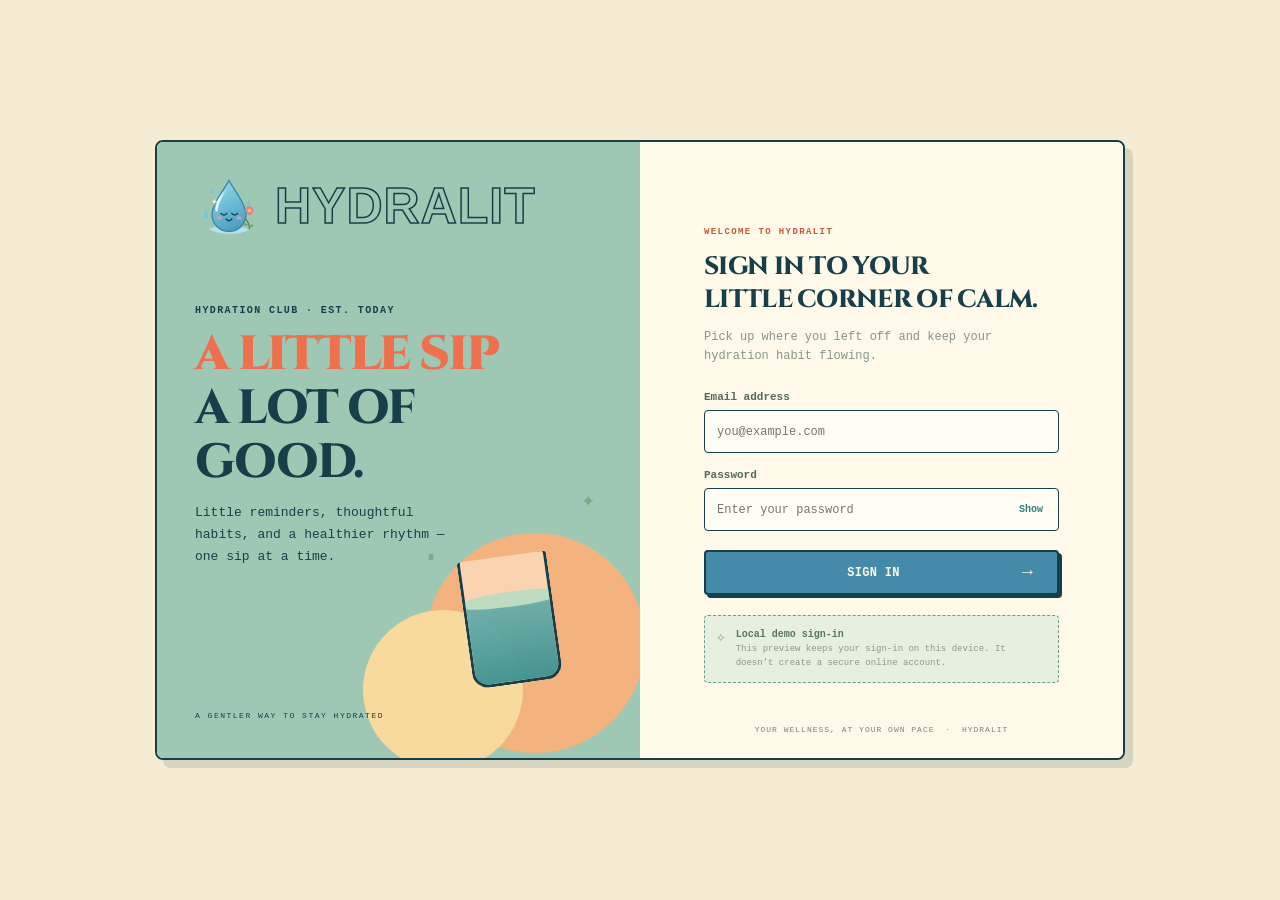
<file: login.html>
<!doctype html>
<html lang="en">
<head>
  <meta charset="utf-8">
  <meta name="viewport" content="width=device-width, initial-scale=1">
  <meta name="theme-color" content="#f5f8f4">
  <title>Sign in — Hydralit</title>
  <link rel="preconnect" href="https://fonts.googleapis.com">
  <link rel="preconnect" href="https://fonts.gstatic.com" crossorigin>
  <link href="https://fonts.googleapis.com/css2?family=Cinzel:wght@600;700;800;900&display=swap" rel="stylesheet">
  <link href="https://fonts.googleapis.com/css2?family=DM+Sans:wght@400;500;600;700&family=Manrope:wght@400;500;600;700;800&display=swap" rel="stylesheet">
  <link rel="stylesheet" href="style.css">
</head>
<body class="login-page">
  <main class="login-shell">
    <section class="login-art" aria-label="Hydralit welcome">
      <a class="brand login-brand" href="login.html"><img class="brand-mark" src="assets/hydralit-mascot.svg" alt=""><span>Hydralit</span></a>
      <div class="art-copy"><p class="eyebrow">HYDRATION CLUB · EST. TODAY</p><h1><em>A LITTLE SIP</em><br>A LOT OF GOOD.</h1><p>Little reminders, thoughtful habits, and a healthier rhythm — one sip at a time.</p></div>
      <div class="water-art" aria-hidden="true"><div class="water-orb orb-one"></div><div class="water-orb orb-two"></div><div class="water-glass"><div class="water-fill"></div></div><span class="drop drop-one">✦</span><span class="drop drop-two">·</span></div>
      <p class="art-footer">A GENTLER WAY TO STAY HYDRATED</p>
    </section>
    <section class="login-content">
      <div class="login-form-wrap">
        <p class="form-kicker">WELCOME TO HYDRALIT</p>
        <h2>Sign in to your<br>little corner of calm.</h2>
        <p class="form-intro">Pick up where you left off and keep your hydration habit flowing.</p>
        <form id="login-form">
          <label for="email">Email address</label>
          <input id="email" name="email" type="email" placeholder="you@example.com" autocomplete="email" required>
          <label for="password">Password</label>
          <div class="password-wrap"><input id="password" name="password" type="password" placeholder="Enter your password" autocomplete="current-password" required minlength="4"><button id="toggle-password" class="show-password" type="button" aria-label="Show password">Show</button></div>
          <button class="button button-primary sign-in-button" type="submit">Sign in <span aria-hidden="true">→</span></button>
          <p id="login-error" class="login-error" role="alert"></p>
        </form>
        <div class="demo-note"><span aria-hidden="true">✧</span><p><strong>Local demo sign-in</strong><br>This preview keeps your sign-in on this device. It doesn’t create a secure online account.</p></div>
      </div>
      <p class="login-bottom">YOUR WELLNESS, AT YOUR OWN PACE <span>·</span> HYDRALIT</p>
    </section>
  </main>
  <script src="login.js"></script>
</body>
</html>
</file>
<file: style.css>
:root{--ink:#203a33;--muted:#788b84;--green:#236f58;--green2:#3e9c78;--mint:#eaf4eb;--line:#e9efea;--paper:#fff;--bg:#f5f8f4;--peach:#fae8d7}*{box-sizing:border-box}body{margin:0;background:var(--bg);color:var(--ink);font-family:"DM Sans",sans-serif;min-height:100vh}.shell{max-width:1030px;margin:auto;padding:28px 34px 30px}.topbar{display:flex;align-items:center;justify-content:space-between}.brand{display:flex;align-items:center;gap:9px;text-decoration:none;color:var(--ink);font-family:Manrope,sans-serif;font-size:20px;font-weight:800;letter-spacing:-.7px}.brand-mark{width:31px;height:31px;display:grid;place-items:center;border-radius:11px;background:var(--green);color:#fff;font-size:23px;line-height:1;transform:rotate(-15deg)}.today{font-size:12px;color:#698078;display:flex;align-items:center;gap:8px}.live-dot{width:7px;height:7px;border-radius:50%;background:#78b68f}.intro{padding:48px 0 29px}.eyebrow,.label{font-size:10px;font-weight:700;letter-spacing:1.5px;color:#769086;margin:0}.intro h1{font-family:Manrope,sans-serif;font-weight:700;font-size:clamp(34px,5vw,48px);letter-spacing:-2px;line-height:1.13;margin:12px 0 10px}.intro h1 em{font-style:normal;color:#58a27d}.subhead{font-size:14px;color:#788982;margin:0}.dashboard{display:grid;grid-template-columns:1.3fr .9fr;gap:20px}.card{background:var(--paper);border:1px solid #edf1ec;border-radius:18px;box-shadow:0 8px 28px #26463508}.progress-card{padding:25px 27px 18px}.card-head{display:flex;justify-content:space-between;align-items:flex-start}.label{font-size:9px;letter-spacing:1.3px}.card h2{font-family:Manrope,sans-serif;font-size:22px;letter-spacing:-.6px;margin:8px 0 0;font-weight:700}.muted{font-size:15px;font-family:"DM Sans",sans-serif;font-weight:400;color:#899891;letter-spacing:0}.sun-icon{width:36px;height:36px;background:#fff4df;color:#db9d40;border-radius:50%;display:grid;place-items:center;font-size:22px}.progress-track{height:8px;background:#edf3ed;border-radius:99px;margin-top:22px;overflow:hidden}.progress-track>div{height:100%;width:0;background:linear-gradient(90deg,#55ab82,#86c28d);border-radius:inherit;transition:width .45s ease}.progress-meta{display:flex;justify-content:space-between;margin-top:9px;font-size:11px;color:#8a9a93}.progress-meta span:last-child{font-weight:700;color:#5e8b72}.glass-row{display:grid;grid-template-columns:repeat(8,1fr);gap:9px;margin:23px 0 21px}.glass{aspect-ratio:1;min-height:41px;border-radius:12px;background:#f4f7f3;border:1px solid #edf1ec;display:grid;place-items:center;color:#c7d4cb;font-size:20px;transition:all .25s}.glass.filled{background:#e8f4ec;border-color:#d8ecdf;color:#51a17c}.glass svg{width:22px;height:25px}.quick-actions{display:flex;align-items:center;gap:12px}.button{height:42px;border:0;border-radius:11px;font:600 13px "DM Sans",sans-serif;cursor:pointer;transition:transform .15s,background .15s}.button:active{transform:scale(.97)}.button-primary{background:var(--green);color:white;padding:0 19px;box-shadow:0 4px 10px #236f5824}.button-primary:hover{background:#185d48}.button-primary span{font-size:17px;vertical-align:-1px;margin-right:5px}.button-quiet{background:transparent;color:#809088;padding:0 9px}.button-quiet:disabled{opacity:.4;cursor:default}.glass-note{font-size:10px;color:#98a69f;margin:15px 0 0}.glass-note span{margin:0 5px;color:#c3cec6}.side-column{display:flex;flex-direction:column;gap:15px}.reminder-card{padding:22px 23px 18px}.reminder-card h2{font-size:19px}.bell-icon{width:35px;height:35px;border-radius:11px;background:#edf6ef;color:#66a77e;display:grid;place-items:center;font-size:21px}.card-copy{font-size:12px;line-height:1.55;color:#819087;margin:11px 0 18px;max-width:290px}.switch-row{display:flex;align-items:center;justify-content:space-between;padding:13px 0;border-top:1px solid var(--line);border-bottom:1px solid var(--line);cursor:pointer}.switch-row strong,.switch-row small{display:block}.switch-row strong{font-size:12px;font-weight:600}.switch-row small{font-size:10px;color:#96a39c;margin-top:4px}.switch-row input{position:absolute;opacity:0;width:1px;height:1px}.switch{width:37px;height:21px;border-radius:99px;background:#dce5dd;position:relative;transition:background .2s}.switch:after{content:"";position:absolute;width:15px;height:15px;left:3px;top:3px;border-radius:50%;background:white;box-shadow:0 1px 3px #0002;transition:transform .2s}.switch-row input:checked+.switch{background:#55a77d}.switch-row input:checked+.switch:after{transform:translateX(16px)}.switch-row input:focus-visible+.switch{outline:3px solid #b9ddc6}.select-row{display:flex;align-items:center;justify-content:space-between;padding:14px 0 12px;font-size:11px;color:#64756c}.select-row select{appearance:none;border:1px solid #e8eee8;background:#fafcf9 url("data:image/svg+xml,%3Csvg xmlns='http://www.w3.org/2000/svg' width='10' height='6' viewBox='0 0 10 6'%3E%3Cpath d='m1 1 4 4 4-4' fill='none' stroke='%23798e83' stroke-width='1.5'/%3E%3C/svg%3E") no-repeat right 10px center;border-radius:8px;padding:8px 27px 8px 10px;color:#486458;font:500 10px "DM Sans",sans-serif;cursor:pointer}.time-note{border-radius:9px;background:#f5f8f4;padding:10px 11px;display:flex;align-items:center;gap:8px;color:#89988f;font-size:10px}.clock-icon{font-size:16px;color:#7fa68a}.quote-card{min-height:117px;border-radius:16px;background:var(--peach);position:relative;overflow:hidden;padding:17px 21px}.sparkle{color:#c68c52;font-size:16px}.quote-card p{font-family:Manrope,sans-serif;font-size:13px;line-height:1.5;font-weight:600;color:#73563c;max-width:245px;margin:7px 0 8px}.quote-by{font-size:8px;font-weight:700;letter-spacing:1.2px;color:#b08358}.quote-wave{position:absolute;right:15px;bottom:5px;color:#e5c49e;font-size:45px;transform:rotate(-9deg)}footer{text-align:center;font-size:9px;letter-spacing:1.2px;color:#a0ada5;padding-top:28px}footer span{padding:0 6px;color:#75a282}.toast{position:fixed;bottom:22px;left:50%;transform:translate(-50%,16px);opacity:0;pointer-events:none;background:#203a33;color:white;border-radius:10px;padding:11px 17px;font-size:12px;box-shadow:0 8px 25px #1c312838;transition:all .25s;white-space:nowrap}.toast.show{opacity:1;transform:translate(-50%,0)}@media(max-width:700px){.shell{padding:21px 18px 24px}.intro{padding:41px 0 24px}.dashboard{grid-template-columns:1fr;gap:14px}.progress-card{padding:22px 20px 17px}.side-column{gap:13px}.glass-row{gap:6px}.glass{min-height:35px;border-radius:10px}.reminder-card{padding:20px}.quote-card{min-height:108px}.today{font-size:11px}}@media(max-width:390px){.glass-row{gap:4px}.glass{min-height:31px}}
.goal-picker{display:flex;align-items:center;gap:7px;font-size:10px;color:#819087}.goal-picker select{border:1px solid #e8eee8;background:#fafcf9;border-radius:8px;padding:7px 9px;color:#486458;font:500 10px Arial,sans-serif;cursor:pointer}
.login-page{min-height:100vh;display:grid;place-items:center;padding:28px}.login-shell{width:min(100%,970px);min-height:620px;background:#fff;border:1px solid #edf1ec;border-radius:22px;box-shadow:0 20px 70px #284a3512;display:grid;grid-template-columns:1fr 1fr;overflow:hidden}.login-art{background:#edf5ed;position:relative;padding:30px 38px;display:flex;flex-direction:column;overflow:hidden}.login-brand{position:relative;z-index:2}.art-copy{position:relative;z-index:2;margin-top:65px;max-width:330px}.art-copy h1{font:700 48px/1.12 Manrope,sans-serif;letter-spacing:-2px;margin:12px 0;color:#244337}.art-copy h1 em{color:#57a17a;font-style:normal}.art-copy>p:last-child{font-size:13px;line-height:1.7;color:#71867a;max-width:275px}.art-footer{font-size:8px;letter-spacing:1.5px;color:#80998a;margin-top:auto;position:relative;z-index:2}.water-art{position:absolute;right:-5px;bottom:70px;width:300px;height:240px}.water-orb{position:absolute;border-radius:50%;background:#dbece0}.orb-one{width:220px;height:220px;right:0;bottom:-65px}.orb-two{width:160px;height:160px;right:122px;bottom:-82px;background:#e3f0e5}.water-glass{position:absolute;width:90px;height:128px;right:90px;bottom:4px;border:3px solid #75a88a;border-top:0;border-radius:5px 5px 23px 23px;transform:rotate(-8deg);overflow:hidden;background:#ffffff70}.water-fill{position:absolute;inset:43px 0 0;background:linear-gradient(#a9d5ba,#78bb95);opacity:.9}.water-fill:before{content:"";position:absolute;top:-7px;left:-8px;width:110px;height:15px;background:#b6ddc3;border-radius:50%}.drop{position:absolute;color:#78ad88}.drop-one{right:50px;top:38px;font-size:23px}.drop-two{right:202px;top:87px;font-size:40px}.login-content{padding:65px 52px 24px;display:flex;flex-direction:column}.login-form-wrap{width:100%;max-width:355px;margin:auto}.form-kicker{font-size:9px;letter-spacing:1.6px;font-weight:700;color:#79a087;margin:0 0 13px}.login-form-wrap h2{font:700 28px/1.25 Manrope,sans-serif;letter-spacing:-.9px;color:#263d33;margin:0}.form-intro{font-size:12px;line-height:1.6;color:#87958d;margin:12px 0 25px}.login-form-wrap form>label{display:block;font-size:11px;font-weight:600;color:#52695c;margin:0 0 7px}.login-form-wrap form>input,.password-wrap input{width:100%;height:43px;border:1px solid #e3ebe4;border-radius:9px;background:#fbfcfa;padding:0 12px;font:12px "DM Sans",sans-serif;color:#293e34;outline:none}.login-form-wrap form>input:focus,.password-wrap input:focus{border-color:#78b58c;box-shadow:0 0 0 3px #e9f4eb}.login-form-wrap form>input{margin-bottom:16px}.password-wrap{position:relative;margin-bottom:19px}.password-wrap input{padding-right:54px}.show-password{position:absolute;right:10px;top:0;height:43px;border:0;background:none;color:#73917d;font:600 10px "DM Sans",sans-serif;cursor:pointer}.sign-in-button{width:100%;height:45px;font-size:12px}.sign-in-button span{float:right;font-size:18px;line-height:12px}.demo-note{display:flex;gap:10px;background:#f4f8f3;border-radius:10px;padding:11px;margin-top:20px;color:#7fa286}.demo-note>span{font-size:16px}.demo-note p{font-size:9px;line-height:1.55;color:#89988d;margin:0}.demo-note strong{font-size:10px;color:#587663}.login-error{min-height:0;color:#b65748;font-size:10px;margin:0}.login-bottom{text-align:center;font-size:8px;letter-spacing:1.1px;color:#a0ada5;margin:22px 0 0}.login-bottom span{padding:0 5px;color:#79a087}.sign-out{border:0;background:none;color:#71907c;font:500 10px "DM Sans",sans-serif;cursor:pointer;padding:4px 0 4px 8px}.sign-out:hover{color:#236f58}@media(max-width:720px){.login-page{padding:14px}.login-shell{grid-template-columns:1fr;max-width:470px;min-height:0}.login-art{min-height:235px;padding:22px 25px}.art-copy{margin-top:25px}.art-copy h1{font-size:34px}.art-copy>p:last-child{max-width:230px;font-size:11px}.water-art{transform:scale(.62);transform-origin:bottom right;right:-3px;bottom:34px}.art-footer{display:none}.login-content{padding:34px 26px 18px}.login-form-wrap{margin:0 auto}.login-bottom{margin-top:25px}}
.setup-page{min-height:100vh;padding:27px 30px;background:radial-gradient(ellipse at 50% 35%,#edf5ed 0,#f5f8f4 58%)}.setup-shell{max-width:900px;margin:0 auto}.setup-header{display:flex;align-items:center;justify-content:space-between}.setup-card{width:min(100%,480px);margin:54px auto 0;background:#fff;border:1px solid #edf1ec;border-radius:20px;box-shadow:0 15px 50px #2646350b;padding:29px 42px 23px}.setup-progress{display:flex;gap:7px;margin-bottom:26px}.setup-progress span{height:4px;flex:1;background:#edf1ec;border-radius:10px}.setup-progress span.current,.setup-progress span.done{background:#6aae83}.setup-card .form-kicker{font-size:9px;letter-spacing:1.3px}.setup-step[hidden]{display:none}.setup-icon{width:40px;height:40px;display:grid;place-items:center;border-radius:13px;background:#fff4df;color:#d69b45;font-size:21px;margin:19px 0 15px}.goal-icon{background:#edf6ef;color:#67a77d}.setup-step h1{font:700 29px/1.22 Manrope,sans-serif;letter-spacing:-.9px;color:#263d33;margin:0}.step-description{font-size:12px;line-height:1.6;color:#87958d;margin:12px 0 24px;max-width:350px}.setup-step>label{display:block;font-size:11px;font-weight:600;color:#52695c;margin-bottom:7px}.setup-step>input,.goal-input-wrap input{width:100%;height:45px;border:1px solid #e3ebe4;border-radius:9px;background:#fbfcfa;padding:0 12px;font:13px "DM Sans",sans-serif;color:#293e34;outline:none}.setup-step>input:focus,.goal-input-wrap input:focus{border-color:#78b58c;box-shadow:0 0 0 3px #e9f4eb}.setup-button{width:100%;height:45px;margin-top:18px;font-size:12px}.setup-button span{float:right;font-size:18px;line-height:12px}.goal-input-wrap{display:flex;align-items:center;gap:11px}.goal-input-wrap input{width:105px;font-size:16px;font-weight:600;text-align:center}.goal-input-wrap>span{font-size:11px;color:#819087}.goal-hint{font-size:10px;color:#9aa79f;margin:8px 0 0}.back-button{display:block;border:0;background:transparent;color:#789181;font:500 11px "DM Sans",sans-serif;margin:14px auto 0;cursor:pointer}.setup-footnote{text-align:center;font-size:8px;letter-spacing:1.15px;color:#a0ada5;margin:27px 0 0}@media(max-width:520px){.setup-page{padding:19px 15px}.setup-card{margin:36px auto 0;padding:25px 23px 20px}.setup-step h1{font-size:26px}}
.goal-picker input{width:64px;border:1px solid #e8eee8;background:#fafcf9;border-radius:8px;padding:7px 8px;color:#486458;font:500 11px Arial,sans-serif;cursor:text}.goal-picker input:focus{outline:2px solid #cde7d3;border-color:#78b58c}.goal-picker{white-space:nowrap}
.interval-input-wrap{display:flex;align-items:center;gap:6px;color:#819087;font-size:9px}.interval-input-wrap input{width:60px;border:1px solid #e8eee8;background:#fafcf9;border-radius:8px;padding:8px;color:#486458;font:500 10px Arial,sans-serif}.interval-input-wrap input:focus{outline:2px solid #cde7d3;border-color:#78b58c}
/* Retro surf-club theme */
:root{--ink:#173f4a;--muted:#6c8582;--green:#ef704c;--green2:#ef704c;--mint:#f5e8c7;--line:#173f4a;--paper:#fff9e9;--bg:#f6ecd4;--peach:#f4b27f}
body{background-color:#f6ecd4;background-image:radial-gradient(#d9c9a4 0.7px,transparent .7px);background-size:14px 14px;color:#173f4a;font-family:"Courier New",monospace}
.shell{max-width:1120px}.brand{font-family:"Courier New",monospace;font-weight:900;letter-spacing:-1px;text-transform:uppercase}.brand-mark{background:#ef704c;border:2px solid #173f4a;border-radius:50%;color:#fff9e9;transform:rotate(-12deg);box-shadow:2px 2px 0 #173f4a}.today,.subhead{font-family:"Courier New",monospace;color:#587674}.live-dot{background:#ed704c;box-shadow:0 0 0 3px #ef704c30}.eyebrow,.label,.form-kicker{font-family:"Courier New",monospace;color:#c35b3f;letter-spacing:1.4px;font-weight:700}.intro{padding-top:42px;padding-bottom:26px}.intro h1{font-family:"Courier New",monospace;font-size:clamp(38px,5vw,58px);font-weight:900;line-height:.99;letter-spacing:-3px;color:#173f4a;text-shadow:2px 2px 0 #f6ecd4}.intro h1 em{font-style:normal;color:#ef704c}.card{background:#fff9e9;border:2px solid #173f4a;border-radius:7px;box-shadow:5px 5px 0 #173f4a20}.progress-card,.reminder-card{padding:25px 27px}.card h2{font-family:"Courier New",monospace;color:#173f4a;font-weight:700}.muted{font-family:"Courier New",monospace;color:#718782}.sun-icon,.bell-icon{border:2px solid #173f4a;border-radius:50%;background:#f9cb84;color:#c35b3f}.progress-track{height:11px;background:#eadfc3;border:1px solid #173f4a;border-radius:2px}.progress-track>div{background:repeating-linear-gradient(135deg,#4c9b9a 0 8px,#7bb5a7 8px 16px);border-radius:0}.progress-meta{font-family:"Courier New",monospace;color:#587674}.progress-meta span:last-child{color:#c35b3f}.glass-row{grid-template-columns:repeat(8,minmax(30px,1fr));gap:9px}.glass{border:1.5px solid #173f4a;border-radius:4px;background:#f2e9d1;color:#97b6ac}.glass.filled{background:#b7d8c4;border-color:#173f4a;color:#287d7d;box-shadow:2px 2px 0 #173f4a20}.button{font-family:"Courier New",monospace;font-weight:700;border:2px solid #173f4a;border-radius:4px;text-transform:uppercase;letter-spacing:.3px}.button-primary{background:#ef704c;color:#fff9e9;box-shadow:3px 3px 0 #173f4a}.button-primary:hover{background:#d85c3e}.button-quiet{color:#587674}.glass-note,.card-copy,.switch-row small,.select-row,.time-note{font-family:"Courier New",monospace}.glass-note{color:#718782}.switch-row{border-color:#d9ccb0}.switch{border:1.5px solid #173f4a;border-radius:3px;background:#ddcfad}.switch:after{border-radius:2px;background:#fff9e9}.switch-row input:checked+.switch{background:#56a5a0}.select-row select,.goal-picker select,.goal-picker input,.interval-input-wrap input{font-family:"Courier New",monospace;border:1.5px solid #173f4a;border-radius:3px;background-color:#fffdf4;color:#173f4a}.interval-input-wrap{font-family:"Courier New",monospace}.time-note{border:1px dashed #6c9d95;border-radius:4px;background:#e7f0df;color:#587674}.quote-card{border:2px solid #173f4a;border-radius:7px;background:#f4b27f;box-shadow:4px 4px 0 #173f4a20}.quote-card p{font-family:"Courier New",monospace;font-weight:700;color:#173f4a}.quote-by{font-family:"Courier New",monospace;color:#9d4a36}.quote-wave{color:#da8156}footer,.login-bottom{font-family:"Courier New",monospace;color:#718782;letter-spacing:1px}.toast{font-family:"Courier New",monospace;background:#173f4a;border:2px solid #ef704c;border-radius:3px}
.login-page,.setup-page{background-color:#f6ecd4;background-image:radial-gradient(#d9c9a4 0.7px,transparent .7px);background-size:14px 14px}.login-shell{border:2px solid #173f4a;border-radius:8px;box-shadow:8px 8px 0 #173f4a24}.login-art{background:#9fc8b4}.login-brand,.login-art .eyebrow,.login-art h1,.art-copy>p:last-child{color:#173f4a}.art-copy h1{font-family:"Courier New",monospace;font-size:43px;letter-spacing:-2px}.art-copy h1 em{color:#ef704c}.water-orb{background:#f4b27f}.orb-two{background:#f8d99e}.water-glass{border-color:#173f4a;border-radius:4px 4px 16px 16px;background:#fff9e97a}.water-fill{background:linear-gradient(#65adaa,#338c8e)}.login-content{background:#fff9e9}.login-form-wrap h2,.setup-step h1{font-family:"Courier New",monospace;color:#173f4a;letter-spacing:-1px}.login-form-wrap form>input,.password-wrap input,.setup-step>input,.goal-input-wrap input{font-family:"Courier New",monospace;border:1.5px solid #173f4a;border-radius:4px;background:#fffdf4}.show-password,.back-button{font-family:"Courier New",monospace;color:#347d7a}.demo-note{border:1.5px dashed #6c9d95;border-radius:4px;background:#e7f0df}.setup-card{border:2px solid #173f4a;border-radius:8px;background:#fff9e9;box-shadow:7px 7px 0 #173f4a20}.setup-progress span{border:1px solid #173f4a;border-radius:2px;background:#eadfc3}.setup-progress span.current,.setup-progress span.done{background:#56a5a0}.setup-icon{border:1.5px solid #173f4a;border-radius:50%;background:#f9cb84;color:#c35b3f}.goal-icon{background:#b7d8c4;color:#287d7d}.setup-step label{font-family:"Courier New",monospace}.goal-hint,.step-description{font-family:"Courier New",monospace;color:#718782}.art-footer{font-family:"Courier New",monospace;color:#173f4a}
@media(max-width:700px){.intro{padding-top:37px}.intro h1{font-size:42px}.progress-card,.reminder-card{padding:20px}}
/* High Tide wordmark-style display headings */
.intro h1,.art-copy h1,.login-form-wrap h2,.setup-step h1{font-family:"Cinzel",Georgia,serif;font-weight:800;letter-spacing:-1.5px;text-transform:uppercase}
.intro h1{font-size:clamp(38px,5vw,56px);line-height:1.05;letter-spacing:-2px;text-shadow:none}
.intro h1 em,.art-copy h1 em{font-style:normal;font-weight:900;letter-spacing:-2px}
.art-copy h1{font-size:clamp(34px,4.5vw,48px);line-height:1.12;letter-spacing:-1.8px}
.login-form-wrap h2,.setup-step h1{font-size:25px;line-height:1.32;letter-spacing:-.7px}
.brand{font-size:27px;gap:12px}.brand-mark{width:43px;height:43px;font-size:31px;border-radius:50%}
@media(max-width:520px){.brand{font-size:24px;gap:10px}.brand-mark{width:39px;height:39px;font-size:28px}}
.brand{font-family:"Brush Script MT","Segoe Script",cursive;font-size:50px;font-weight:700;letter-spacing:-1.5px;text-transform:none;line-height:1}
.topbar{position:relative;justify-content:center;min-height:56px}.topbar>.brand{position:absolute;left:50%;top:50%;transform:translate(-50%,-50%)}.topbar>.today{position:absolute;right:0;top:50%;transform:translateY(-50%)}
@media(max-width:620px){.topbar{min-height:102px;align-items:flex-start}.topbar>.brand{top:0;transform:translateX(-50%)}.topbar>.today{top:auto;right:0;bottom:5px;transform:none}}
.brand{font-family:Arial,Helvetica,sans-serif;font-size:50px;font-weight:900;letter-spacing:1px;text-transform:uppercase;line-height:1}
.brand>span:last-child{color:transparent;-webkit-text-fill-color:transparent;-webkit-text-stroke:1.5px #173f4a}
.quote-card{min-height:215px;padding:18px 20px;isolation:isolate}.quote-card p{position:relative;z-index:1;max-width:58%;font-size:12px;line-height:1.55}.quote-by{position:relative;z-index:1;font-size:7px}.cup-illustration{position:absolute;z-index:0;width:155px;height:auto;right:9px;bottom:0;filter:drop-shadow(2px 3px 0 #173f4a18)}.quote-wave{right:125px;bottom:5px;z-index:1;opacity:.65}
@media(max-width:700px){.quote-card{min-height:195px;padding:16px}.quote-card p{max-width:56%}.cup-illustration{width:140px;right:3px}}
.side-column{position:relative;overflow:visible}.quote-card{overflow:visible;min-height:145px}.cup-illustration{width:220px;right:-180px;bottom:-12px}.quote-card p{max-width:65%}.quote-wave{right:12px;bottom:2px}
@media(max-width:1100px){.cup-illustration{width:175px;right:-95px;bottom:-8px}.quote-card p{max-width:62%}}
@media(max-width:700px){.quote-card{min-height:185px}.cup-illustration{width:135px;right:0;bottom:-6px}.quote-card p{max-width:57%}}
.cup-stage{position:relative;width:100%;height:255px;display:flex;align-items:flex-end;justify-content:center;background:transparent;border:0;box-shadow:none;overflow:visible}.cup-stage .cup-illustration{position:relative;display:block;width:190px;height:auto;right:auto;bottom:auto;filter:drop-shadow(3px 5px 2px #173f4a25)}
@media(max-width:700px){.cup-stage{height:225px}.cup-stage .cup-illustration{width:160px}}
.cup-stage{height:335px}.cup-stage .cup-illustration{width:230px}
@media(max-width:700px){.cup-stage{height:300px}.cup-stage .cup-illustration{width:205px}}
.cup-stage{height:435px}.cup-stage .cup-illustration{width:300px}
@media(max-width:700px){.cup-stage{height:365px}.cup-stage .cup-illustration{width:250px}}
.cup-stage .cup-illustration{transform:translateY(-24px)}
@media(max-width:700px){.cup-stage .cup-illustration{transform:translateY(-18px)}}
.brand-mark{display:block;width:54px;height:54px;flex:none;object-fit:cover;object-position:center;border:2px solid #173f4a;border-radius:50%;background:#b8dce8;transform:none;box-shadow:2px 2px 0 #173f4a35}
@media(max-width:520px){.brand-mark{width:48px;height:48px}}
.brand-mark{display:block;width:68px;height:68px;flex:none;object-fit:contain;object-position:center;border:0;border-radius:0;background:transparent;transform:none;box-shadow:none}
@media(max-width:520px){.brand-mark{width:58px;height:58px}}
.cup-stage{--cup-rest-y:-24px}.cup-stage .cup-illustration{animation:cup-float 4s ease-in-out infinite;transform-origin:50% 100%}
@keyframes cup-float{0%,100%{transform:translateY(var(--cup-rest-y)) rotate(-.6deg)}50%{transform:translateY(calc(var(--cup-rest-y) - 10px)) rotate(.7deg)}}
.float-bubble{position:absolute;z-index:2;display:block;width:10px;height:14px;border:1.5px solid #5caac2;border-radius:70% 45% 70% 45%;background:#c7edf2;opacity:0;left:calc(50% - 90px);bottom:18%;transform:rotate(35deg)}.bubble-two{left:calc(50% + 75px);width:8px;height:11px}.bubble-three{left:calc(50% - 67px);width:6px;height:9px}
.sip-burst .float-bubble{animation:bubble-rise .95s ease-out both}.sip-burst .bubble-two{animation-delay:.12s}.sip-burst .bubble-three{animation-delay:.22s}
@keyframes bubble-rise{0%{opacity:0;transform:translateY(0) rotate(35deg) scale(.5)}25%{opacity:.9}100%{opacity:0;transform:translateY(-105px) rotate(55deg) scale(1.2)}}
.sip-burst .cup-illustration{animation:cup-sip-hop .85s ease-out}.cup-stage .cup-illustration{animation-duration:4s}
@keyframes cup-sip-hop{0%,100%{transform:translateY(var(--cup-rest-y)) rotate(0)}35%{transform:translateY(calc(var(--cup-rest-y) - 18px)) rotate(-2deg)}70%{transform:translateY(calc(var(--cup-rest-y) - 7px)) rotate(1deg)}}
#add-glass{position:relative;overflow:visible}#add-glass.sip-pop{animation:button-sip .45s ease-out}#add-glass.sip-pop:after{content:"💧";position:absolute;right:8px;top:-23px;font-size:15px;animation:drop-pop .7s ease-out both}
@keyframes button-sip{35%{transform:scale(1.08)}70%{transform:scale(.96)}}@keyframes drop-pop{0%{opacity:0;transform:translateY(8px) scale(.5)}35%{opacity:1}100%{opacity:0;transform:translateY(-16px) scale(1)}}
@media(max-width:700px){.cup-stage{--cup-rest-y:-18px}}
@media(prefers-reduced-motion:reduce){.cup-stage .cup-illustration{animation:none;transform:translateY(var(--cup-rest-y))}.sip-burst .float-bubble,#add-glass.sip-pop,#add-glass.sip-pop:after{animation:none}}
.cup-stage.sip-burst .cup-illustration{animation:cup-sip-hop .85s ease-out}
@media(prefers-reduced-motion:reduce){.cup-stage.sip-burst .cup-illustration{animation:none}}
.glass svg{width:38px;height:46px;overflow:visible}.glass .mini-water{opacity:.12;transition:opacity .35s ease}.glass.filled .mini-water{opacity:.9;animation:mini-fill .45s ease both}.glass.filled svg{transform:translateY(-2px);transition:transform .25s ease}@keyframes mini-fill{from{opacity:.12}to{opacity:.9}}
@media(prefers-reduced-motion:reduce){.glass.filled .mini-water{animation:none}}
.flower-decor{position:absolute;z-index:3;width:30px;height:45px;object-fit:contain;transform-origin:50% 90%;animation:flower-drift 4.2s ease-in-out infinite;filter:drop-shadow(1px 2px 1px #8e718020)}.flower-left{left:4%;top:29%;animation-delay:-1s}.flower-right{right:4%;top:40%;width:26px;height:40px;animation-delay:-2.3s}.flower-little{left:13%;bottom:9%;width:22px;height:33px;animation-delay:-.4s}
@keyframes flower-drift{0%,100%{transform:translateY(0) rotate(-5deg)}50%{transform:translateY(-9px) rotate(6deg)}}
.sip-burst .flower-decor{animation-duration:.8s}
@media(max-width:700px){.flower-left{left:2%;top:24%}.flower-right{right:2%;top:34%}.flower-little{left:5%;bottom:6%}}
@media(prefers-reduced-motion:reduce){.flower-decor{animation:none}.sip-burst .flower-decor{animation:none}}
.shell{position:relative}.left-water-decor{position:absolute;z-index:0;left:-48px;top:340px;width:55px;height:190px;pointer-events:none}.left-drop{position:absolute;width:25px;height:36px;filter:drop-shadow(1px 2px 1px #70adba28);animation:left-drop-float 4.5s ease-in-out infinite}.drop-a{left:4px;top:4px}.drop-b{left:31px;top:66px;width:19px;height:27px;animation-delay:-1.6s}.drop-c{left:7px;top:128px;width:16px;height:23px;animation-delay:-2.8s}@keyframes left-drop-float{0%,100%{transform:translateY(0) rotate(-4deg)}50%{transform:translateY(-10px) rotate(5deg)}}
@media(max-width:1050px){.left-water-decor{display:none}}
@media(prefers-reduced-motion:reduce){.left-drop{animation:none}}
.date-drop{display:block;width:12px;height:16px;flex:none}
.calendar-card{margin-top:20px;padding:23px 27px;background:#fff9e9;border:2px solid #173f4a;border-radius:7px;box-shadow:5px 5px 0 #173f4a20}.calendar-header{display:flex;align-items:center;justify-content:space-between;gap:20px;margin-bottom:20px}.calendar-header h2{font-family:Cinzel,Georgia,serif;font-size:22px;letter-spacing:-.4px;text-transform:uppercase;color:#173f4a;margin:7px 0 0}.calendar-controls{display:flex;align-items:center;gap:12px}.calendar-month{min-width:140px;text-align:center;color:#173f4a;font:700 12px "Courier New",monospace}.calendar-nav{width:32px;height:32px;border:1.5px solid #173f4a;border-radius:4px;background:#f5e8c7;color:#173f4a;font:700 22px/1 "Courier New",monospace;cursor:pointer;transition:background .15s,transform .15s}.calendar-nav:hover{background:#dcefe8;transform:translateY(-2px)}.calendar-grid{display:grid;grid-template-columns:repeat(7,minmax(0,1fr));gap:7px}.weekday{text-align:center;color:#a45a49;font:700 9px "Courier New",monospace;letter-spacing:.7px;padding:0 0 5px}.calendar-days{display:contents}.calendar-empty{min-height:69px}.calendar-day{min-height:69px;border:1px solid #e5d9bc;border-radius:4px;background:#fffdf5;padding:8px;display:flex;flex-direction:column;align-items:flex-start;gap:5px;color:#627b77;font-family:"Courier New",monospace;transition:transform .15s,background .15s}.calendar-day-number{font-size:11px;font-weight:700}.calendar-day-count{font-size:8px;color:#658b83}.calendar-day.goal-met{background:#e6f1de;border-color:#a4c69c;color:#3e775e}.calendar-day.goal-started{background:#e8f4f4;border-color:#abd0d0}.calendar-day.is-today{outline:2px solid #ef704c;outline-offset:-2px}.calendar-day.is-future{opacity:.48}.calendar-footer{display:flex;align-items:center;gap:18px;flex-wrap:wrap;margin-top:15px;color:#718782;font:9px "Courier New",monospace}.calendar-footer>span{display:inline-flex;align-items:center;gap:6px}.calendar-footer>span:last-child{margin-left:auto}.legend-dot{display:inline-block;width:9px;height:9px;border-radius:2px}.legend-dot.goal-met{background:#9dc394}.legend-dot.goal-started{background:#a9d5d7}
@media(max-width:700px){.calendar-card{padding:19px 14px}.calendar-header{align-items:flex-start;flex-direction:column;margin-bottom:15px}.calendar-header h2{font-size:19px}.calendar-controls{align-self:stretch;justify-content:space-between}.calendar-month{flex:1}.calendar-grid{gap:4px}.calendar-empty,.calendar-day{min-height:52px}.calendar-day{padding:5px 3px}.calendar-day-count{font-size:7px}.weekday{font-size:8px}.calendar-footer{gap:9px}.calendar-footer>span:last-child{margin-left:0}}
.calendar-card{width:min(100%,850px);margin:20px auto 0;padding:20px 22px}.calendar-day,.calendar-empty{aspect-ratio:1 / 1;min-height:0}.calendar-day{padding:7px}.calendar-day-count{font-size:8px}
@media(max-width:700px){.calendar-card{width:100%;padding:16px 12px}.calendar-grid{gap:4px}.calendar-day,.calendar-empty{aspect-ratio:1 / 1;min-height:0}.calendar-day{padding:5px 3px}.calendar-day-count{font-size:6px}}
.calendar-card{width:min(100%,680px);padding:17px 18px}.calendar-header{margin-bottom:14px}.calendar-grid{gap:5px}.calendar-day,.calendar-empty{aspect-ratio:1 / 1;min-height:0}.calendar-day{padding:6px}.calendar-day-count{font-size:7px}.calendar-footer{margin-top:11px;gap:12px}
@media(max-width:700px){.calendar-card{width:100%;padding:14px 10px}.calendar-grid{gap:3px}.calendar-day{padding:4px 2px}}
.side-column .calendar-card{width:100%;margin:10px 0 0;padding:14px 11px}.side-column .calendar-header{align-items:flex-start;flex-direction:column;gap:9px;margin-bottom:12px}.side-column .calendar-header h2{font-size:17px}.side-column .calendar-controls{align-self:stretch;justify-content:space-between;gap:6px}.side-column .calendar-month{min-width:0;flex:1;font-size:10px}.side-column .calendar-grid{gap:3px}.side-column .calendar-day,.side-column .calendar-empty{aspect-ratio:1 / 1;min-height:0}.side-column .calendar-day{padding:4px 3px}.side-column .calendar-day-number{font-size:9px}.side-column .calendar-day-count{font-size:6px}.side-column .calendar-footer{gap:7px;font-size:7px}.side-column .calendar-footer>span:last-child{margin-left:0}
.dashboard{align-items:start}.dashboard>.progress-card{align-self:start}
.side-column .calendar-card{width:min(calc(100% + 60px),680px)}
@media(max-width:700px){.side-column .calendar-card{width:100%}}
.history-layout{display:grid;grid-template-columns:minmax(0,1.08fr) minmax(0,.92fr);gap:18px;align-items:start;max-width:1120px;margin:22px auto 0}.history-layout .calendar-card{width:100%;max-width:none;margin:0;padding:17px 16px}.history-layout .calendar-header{align-items:flex-start;flex-direction:column;gap:10px;margin-bottom:13px}.history-layout .calendar-header h2{font-size:19px}.history-layout .calendar-controls{align-self:stretch;justify-content:space-between}.history-layout .calendar-month{flex:1}.history-layout .calendar-grid{gap:4px}.history-layout .calendar-day,.history-layout .calendar-empty{aspect-ratio:1 / 1;min-height:0}.history-layout .calendar-day{padding:5px}.history-layout .calendar-day-number{font-size:10px}.history-layout .calendar-day-count{font-size:7px}.history-layout .calendar-footer{gap:8px;font-size:8px}.history-layout .calendar-footer>span:last-child{margin-left:0}
.graph-card{width:100%;padding:19px 18px;background:#fff9e9;border:2px solid #173f4a;border-radius:7px;box-shadow:5px 5px 0 #173f4a20}.graph-header{display:flex;align-items:flex-end;justify-content:space-between;gap:10px;margin-bottom:18px}.graph-header h2{font-family:Cinzel,Georgia,serif;font-size:19px;letter-spacing:-.3px;text-transform:uppercase;color:#173f4a;margin:7px 0 0}.graph-goal-key{display:flex;align-items:center;gap:6px;color:#718782;font:8px "Courier New",monospace;white-space:nowrap}.graph-goal-key i{display:inline-block;width:17px;border-top:2px dashed #ef704c}.progress-chart{width:100%;overflow:hidden}.progress-chart svg{display:block;width:100%;height:auto;overflow:visible}.chart-grid-line{stroke:#eadfc3;stroke-width:1;stroke-dasharray:2 4}.chart-axis-line{stroke:#9eac9f;stroke-width:1}.chart-axis-label{fill:#718782;font:10px "Courier New",monospace}.chart-goal-line{stroke:#ef704c;stroke-width:1.7;stroke-dasharray:5 4}.chart-bar{transition:y .3s,height .3s}.chart-bar-goal{fill:#9dc394}.chart-bar-log{fill:#9dcbd0}.chart-bar-empty{fill:#ece4d1}
@media(max-width:760px){.history-layout{grid-template-columns:1fr;gap:14px;margin-top:18px}.history-layout .calendar-card{padding:16px 12px}.history-layout .calendar-header{margin-bottom:14px}.history-layout .calendar-header h2,.graph-header h2{font-size:18px}.history-layout .calendar-grid{gap:4px}.history-layout .calendar-day,.history-layout .calendar-empty{aspect-ratio:1 / 1;min-height:0}.history-layout .calendar-day{padding:5px 3px}.history-layout .calendar-day-count{font-size:7px}.graph-card{padding:17px 13px}}
.side-column .calendar-card{width:min(calc(100% + 100px),720px)}
@media(max-width:700px){.side-column .calendar-card{width:100%}}
.graph-header{align-items:flex-start}.graph-tools{display:flex;flex-direction:column;align-items:flex-end;gap:9px}.graph-periods{display:flex;gap:2px;padding:3px;border:1px solid #d8c9a9;border-radius:5px;background:#f5ebd4}.graph-periods button{border:0;border-radius:3px;padding:6px 9px;background:transparent;color:#627b77;font:700 9px "Courier New",monospace;cursor:pointer;transition:background .15s,color .15s}.graph-periods button:hover{background:#e8f1e3}.graph-periods button.active{background:#ef704c;color:#fff9e9;box-shadow:1px 1px 0 #173f4a}.graph-goal-key{font-size:8px}.chart-bar-goal{fill:#9dc394}.chart-bar-log{fill:#9dcbd0}.chart-bar-empty{fill:#ece4d1}
@media(max-width:760px){.graph-tools{gap:7px}.graph-periods button{padding:6px 8px}}
.history-layout .calendar-day.goal-started{background:#F3C2C2;border-color:#C94F55;color:#842E38}.history-layout .calendar-day.goal-started .calendar-day-count{color:#8D343B}.history-layout .calendar-day.goal-met{background:#B9E3F0;border-color:#438BA8;color:#17475A}.history-layout .calendar-day.goal-met .calendar-day-count{color:#215E79}.calendar-footer .legend-dot.goal-started{background:#C94F55}.calendar-footer .legend-dot.goal-met{background:#438BA8}.chart-bar-log{fill:#C94F55}.chart-bar-goal{fill:#438BA8}
#add-glass.button-primary{background:#438BA8;color:#fff9e9}#add-glass.button-primary:hover{background:#347A98}
.graph-periods button.active{background:#438BA8;color:#fff9e9}.graph-periods button.active:hover{background:#347A98}
.graph-periods button.active{background:#F2A8B5;color:#55343A;box-shadow:1px 1px 0 #C47A89}.graph-periods button.active:hover{background:#E994A4}
#add-glass.button-primary{background:#F2A8B5;color:#55343A}#add-glass.button-primary:hover{background:#E994A4}
.sign-in-button.button-primary{background:#438BA8;color:#fff9e9}.sign-in-button.button-primary:hover{background:#347A98}
.setup-button.button-primary{background:#438BA8;color:#fff9e9}.setup-button.button-primary:hover{background:#347A98}
.setup-icon.water-icon{background:#DDF4F8;color:#438EAA}.setup-icon.water-icon svg{display:block;width:20px;height:25px}
.calendar-day.calendar-enter{animation:calendar-day-in .38s cubic-bezier(.2,.75,.3,1) both;animation-delay:var(--calendar-delay,0ms)}@keyframes calendar-day-in{from{opacity:0;transform:translateY(9px) scale(.96)}to{opacity:1;transform:translateY(0) scale(1)}}.history-layout .calendar-day{position:relative;transition:transform .18s ease,box-shadow .18s ease,background-color .2s ease}.history-layout .calendar-day:hover{transform:translateY(-2px);box-shadow:0 3px 8px #173f4a18}.history-layout .calendar-day.is-today{outline:2px solid #ef704c;outline-offset:-2px}.history-layout .calendar-day.is-today:after{content:"";position:absolute;inset:-3px;border:1.5px solid #ef704c;border-radius:5px;opacity:0;pointer-events:none;animation:today-ring 2.4s ease-out infinite}@keyframes today-ring{0%{transform:scale(.96);opacity:.55}75%,100%{transform:scale(1.08);opacity:0}}
@media(prefers-reduced-motion:reduce){.calendar-day.calendar-enter,.history-layout .calendar-day.is-today:after{animation:none}.history-layout .calendar-day{transition:none}.history-layout .calendar-day:hover{transform:none}}
.history-layout .calendar-day{overflow:hidden;background:#fffdf5}.history-layout .calendar-day.goal-started,.history-layout .calendar-day.goal-met{background:#fffdf5}.calendar-water-level{position:absolute;z-index:0;left:0;right:0;bottom:0;height:var(--water-fill,0%);border-radius:0 0 3px 3px;overflow:visible;opacity:.9}.calendar-day.goal-started .calendar-water-level{background:#E88991}.calendar-day.goal-met .calendar-water-level{background:#79BED5}.calendar-water-level:before{content:"";position:absolute;left:-15%;top:-3px;width:130%;height:7px;border-radius:50%;background:inherit;animation:water-surface-drift 2.4s ease-in-out infinite alternate}.calendar-day-number,.calendar-day-count{position:relative;z-index:1}.calendar-day-number{color:#315761}.calendar-day-count{color:#663943!important;text-shadow:0 1px 2px #fff9}.calendar-day.goal-met .calendar-day-count{color:#17475A!important}.calendar-water-level.water-entry{animation:calendar-water-fill .72s cubic-bezier(.2,.7,.25,1) both;animation-delay:calc(var(--calendar-delay,0ms) + 120ms)}.calendar-day.water-changed .calendar-water-level{animation:calendar-water-change .7s cubic-bezier(.2,.7,.25,1) both}
@keyframes calendar-water-fill{from{height:0}to{height:var(--water-fill)}}@keyframes calendar-water-change{from{height:var(--water-from,0%)}to{height:var(--water-fill)}}@keyframes water-surface-drift{from{transform:translateX(-4px)}to{transform:translateX(4px)}}
@media(prefers-reduced-motion:reduce){.calendar-water-level.water-entry,.calendar-day.water-changed .calendar-water-level,.calendar-water-level:before{animation:none}}
.water-check-dialog{width:min(92vw,490px);max-width:490px;padding:21px;background:#fff9e9;color:#173f4a;border:2px solid #173f4a;border-radius:8px;box-shadow:8px 8px 0 #173f4a30;font-family:"Courier New",monospace}.water-check-dialog::backdrop{background:#173f4a80;backdrop-filter:blur(3px)}.check-header{display:flex;align-items:flex-start;justify-content:space-between;margin-bottom:14px}.check-header h2{font:800 21px Cinzel,Georgia,serif;text-transform:uppercase;margin:6px 0 0}.check-close{width:30px;height:30px;border:1.5px solid #173f4a;border-radius:4px;background:#f5e8c7;color:#173f4a;font:22px/1 "Courier New",monospace;cursor:pointer}.camera-preview{display:block;width:100%;aspect-ratio:4/3;max-height:52vh;object-fit:cover;background:#dceff1;border:1.5px solid #8dbab2;border-radius:5px}.camera-preview.has-recording{object-fit:contain;background:#173f4a}.camera-status{min-height:34px;margin:12px 0;color:#587674;font-size:11px;line-height:1.5}.camera-actions{display:flex;align-items:center;gap:9px;flex-wrap:wrap}.camera-actions .button{height:40px;padding:0 13px;font-size:10px}.camera-actions [hidden]{display:none!important}.camera-fallback{border:0;background:none;color:#347d7a;text-decoration:underline;font:10px "Courier New",monospace;cursor:pointer}.camera-privacy{margin:13px 0 0;color:#89988d;font:9px/1.5 "Courier New",monospace}.water-check-dialog .button-primary{background:#438BA8;color:#fff9e9}.water-check-dialog .button-primary:hover{background:#347A98}
@media(max-width:520px){.water-check-dialog{padding:16px}.camera-actions{gap:7px}.camera-actions .button{flex:1}}
.recognition-frame{position:relative;width:100%;aspect-ratio:4/3;overflow:hidden;border:1.5px solid #8dbab2;border-radius:5px;background:#173f4a}.recognition-frame .camera-preview{position:absolute;inset:0;width:100%;height:100%;max-height:none;aspect-ratio:auto;object-fit:cover;border:0;border-radius:0}.recognition-frame canvas{position:absolute;inset:0;width:100%;height:100%;pointer-events:none}.camera-status{min-height:38px}.water-check-dialog .camera-actions .button-primary:disabled{opacity:.52;cursor:not-allowed}
</file>
